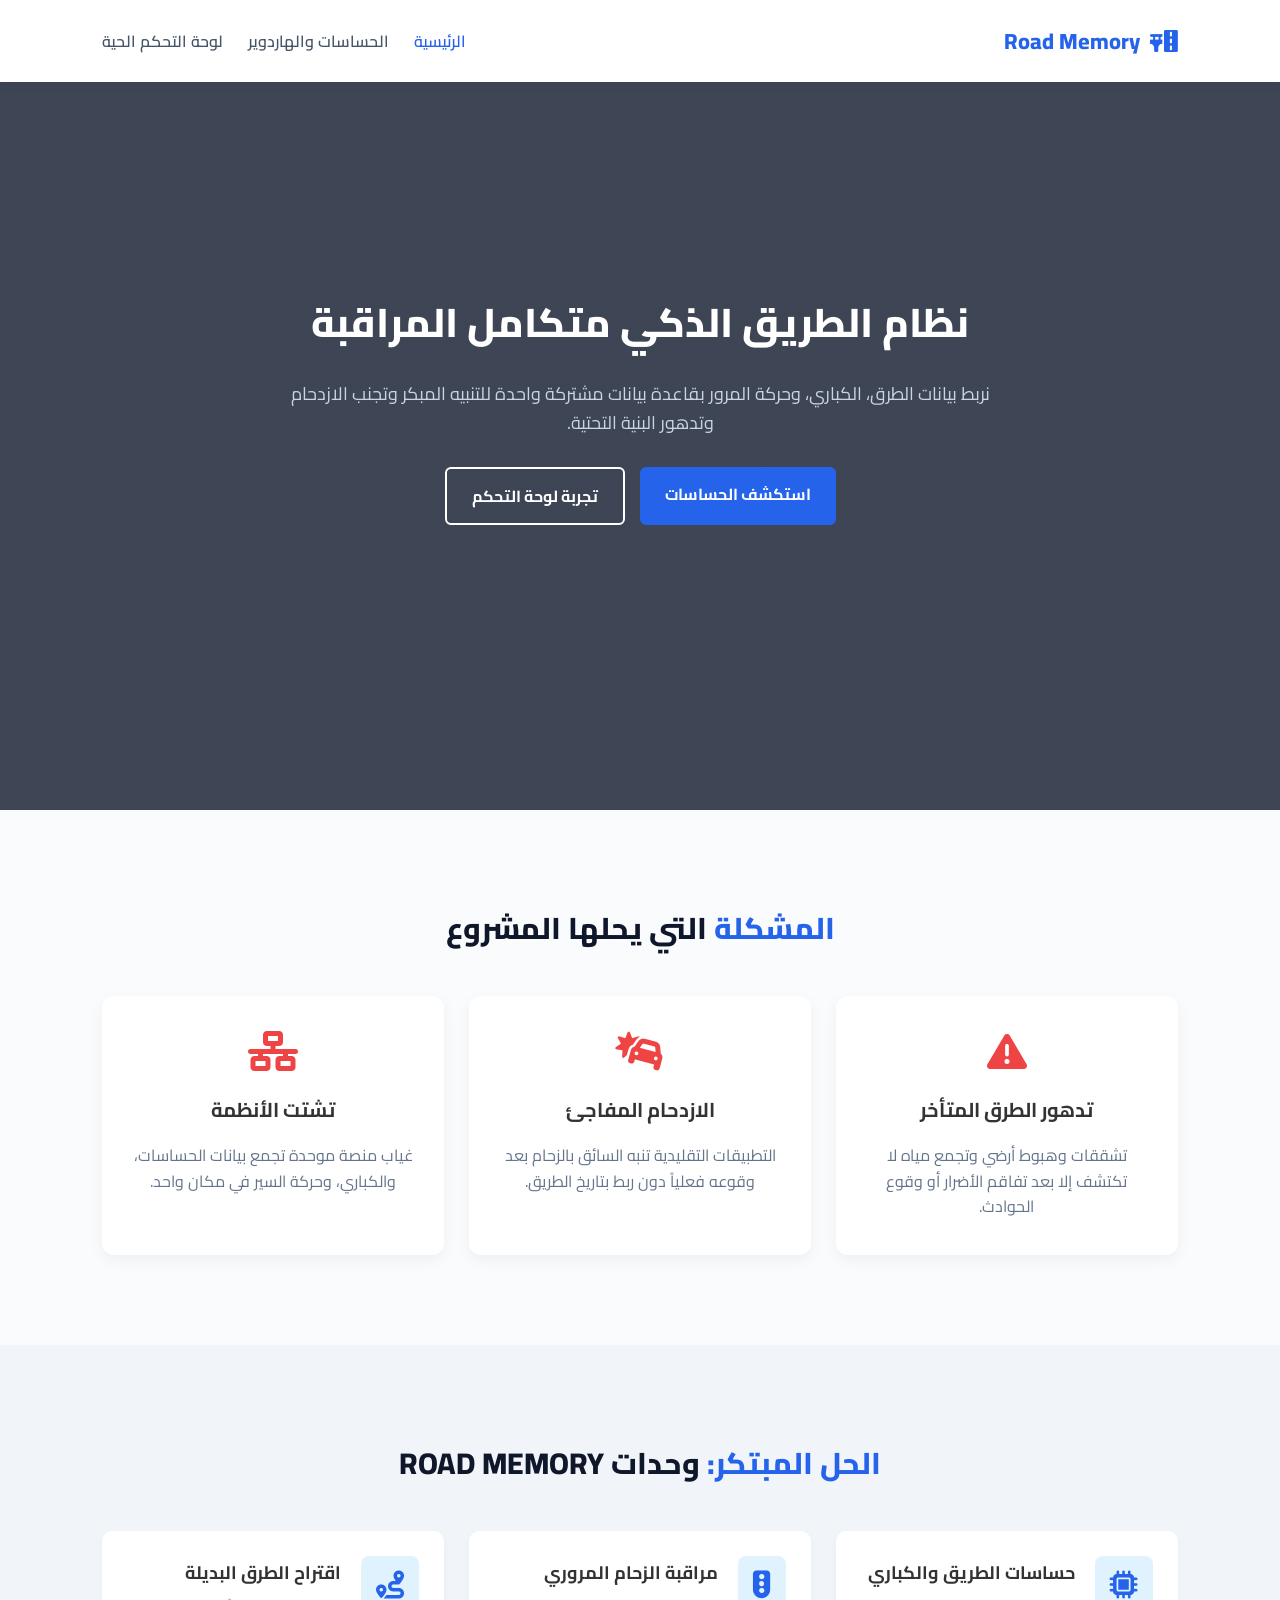
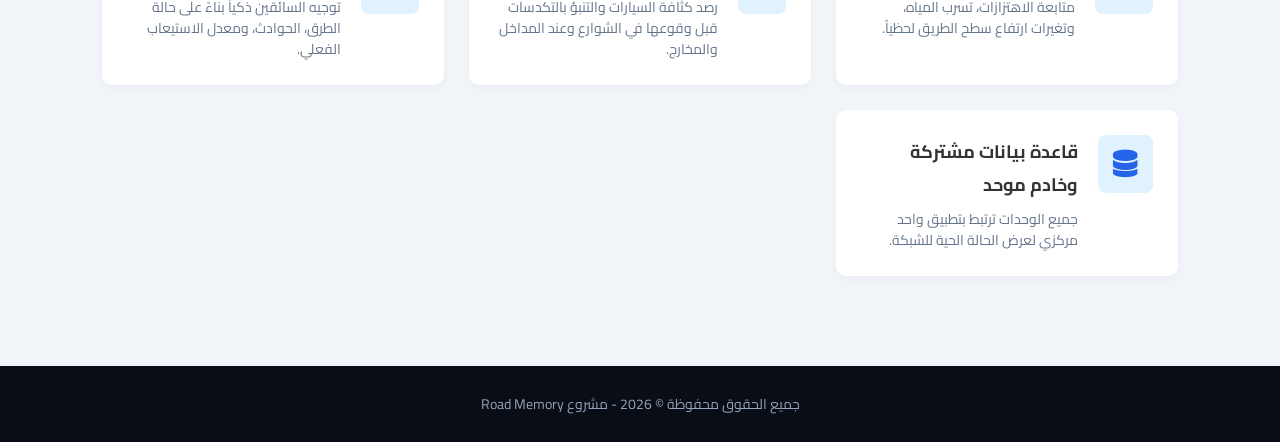
<file: index.html>
<!DOCTYPE html>
<html lang="ar" dir="rtl">
<head>
    <meta charset="UTF-8">
    <meta name="viewport" content="width=device-width, initial-scale=1.0">
    <title>Road Memory - الرئيسية</title>
    <link rel="stylesheet" href="style.css">
    <link href="https://fonts.googleapis.com/css2?family=Cairo:wght@300;400;600;700;800&display=swap" rel="stylesheet">
    <link rel="stylesheet" href="https://cdnjs.cloudflare.com/ajax/libs/font-awesome/6.4.0/css/all.min.css">
</head>
<body>

    <!-- شريط التنقل العلوي -->
    <header>
        <div class="logo">
            <i class="fa-solid fa-road-bridge"></i>
            <span>Road Memory</span>
        </div>
        <nav>
            <ul>
                <li><a href="index.html" class="active">الرئيسية</a></li>
                <li><a href="hardware.html">الحساسات والهاردوير</a></li>
                <li><a href="dashboard.html">لوحة التحكم الحية</a></li>
            </ul>
        </nav>
    </header>

    <!-- قسم الهيرو (Hero) -->
    <section class="hero">
        <div class="hero-content">
            <h1>نظام الطريق الذكي متكامل المراقبة</h1>
            <p>نربط بيانات الطرق، الكباري، وحركة المرور بقاعدة بيانات مشتركة واحدة للتنبيه المبكر وتجنب الازدحام وتدهور البنية التحتية.</p>
            <div class="hero-btns">
                <a href="hardware.html" class="btn primary">استكشف الحساسات</a>
                <a href="dashboard.html" class="btn secondary">تجربة لوحة التحكم</a>
            </div>
        </div>
    </section>

    <!-- قسم المشكلة -->
    <section class="section">
        <div class="container">
            <h2 class="section-title"><span>المشكلة</span> التي يحلها المشروع</h2>
            <div class="cards-grid">
                <div class="card">
                    <i class="fa-solid fa-triangle-exclamation"></i>
                    <h3>تدهور الطرق المتأخر</h3>
                    <p>تشققات وهبوط أرضي وتجمع مياه لا تكتشف إلا بعد تفاقم الأضرار أو وقوع الحوادث.</p>
                </div>
                <div class="card">
                    <i class="fa-solid fa-car-burst"></i>
                    <h3>الازدحام المفاجئ</h3>
                    <p>التطبيقات التقليدية تنبه السائق بالزحام بعد وقوعه فعلياً دون ربط بتاريخ الطريق.</p>
                </div>
                <div class="card">
                    <i class="fa-solid fa-network-wired"></i>
                    <h3>تشتت الأنظمة</h3>
                    <p>غياب منصة موحدة تجمع بيانات الحساسات، والكباري، وحركة السير في مكان واحد.</p>
                </div>
            </div>
        </div>
    </section>

    <!-- قسم الحل -->
    <section class="section bg-light">
        <div class="container">
            <h2 class="section-title"><span>الحل المبتكر:</span> وحدات ROAD MEMORY</h2>
            <div class="features-grid">
                <div class="feature-box">
                    <i class="fa-solid fa-microchip"></i>
                    <div>
                        <h3>حساسات الطريق والكباري</h3>
                        <p>متابعة الاهتزازات، تسرب المياه، وتغيرات ارتفاع سطح الطريق لحظياً.</p>
                    </div>
                </div>
                <div class="feature-box">
                    <i class="fa-solid fa-traffic-light"></i>
                    <div>
                        <h3>مراقبة الزحام المروري</h3>
                        <p>رصد كثافة السيارات والتنبؤ بالتكدسات قبل وقوعها في الشوارع وعند المداخل والمخارج.</p>
                    </div>
                </div>
                <div class="feature-box">
                    <i class="fa-solid fa-route"></i>
                    <div>
                        <h3>اقتراح الطرق البديلة</h3>
                        <p>توجيه السائقين ذكياً بناءً على حالة الطرق، الحوادث، ومعدل الاستيعاب الفعلي.</p>
                    </div>
                </div>
                <div class="feature-box">
                    <i class="fa-solid fa-database"></i>
                    <div>
                        <h3>قاعدة بيانات مشتركة وخادم موحد</h3>
                        <p>جميع الوحدات ترتبط بتطبيق واحد مركزي لعرض الحالة الحية للشبكة.</p>
                    </div>
                </div>
            </div>
        </div>
    </section>

    <footer>
        <p>جميع الحقوق محفوظة &copy; 2026 - مشروع Road Memory</p>
    </footer>

</body>
</html>
</file>
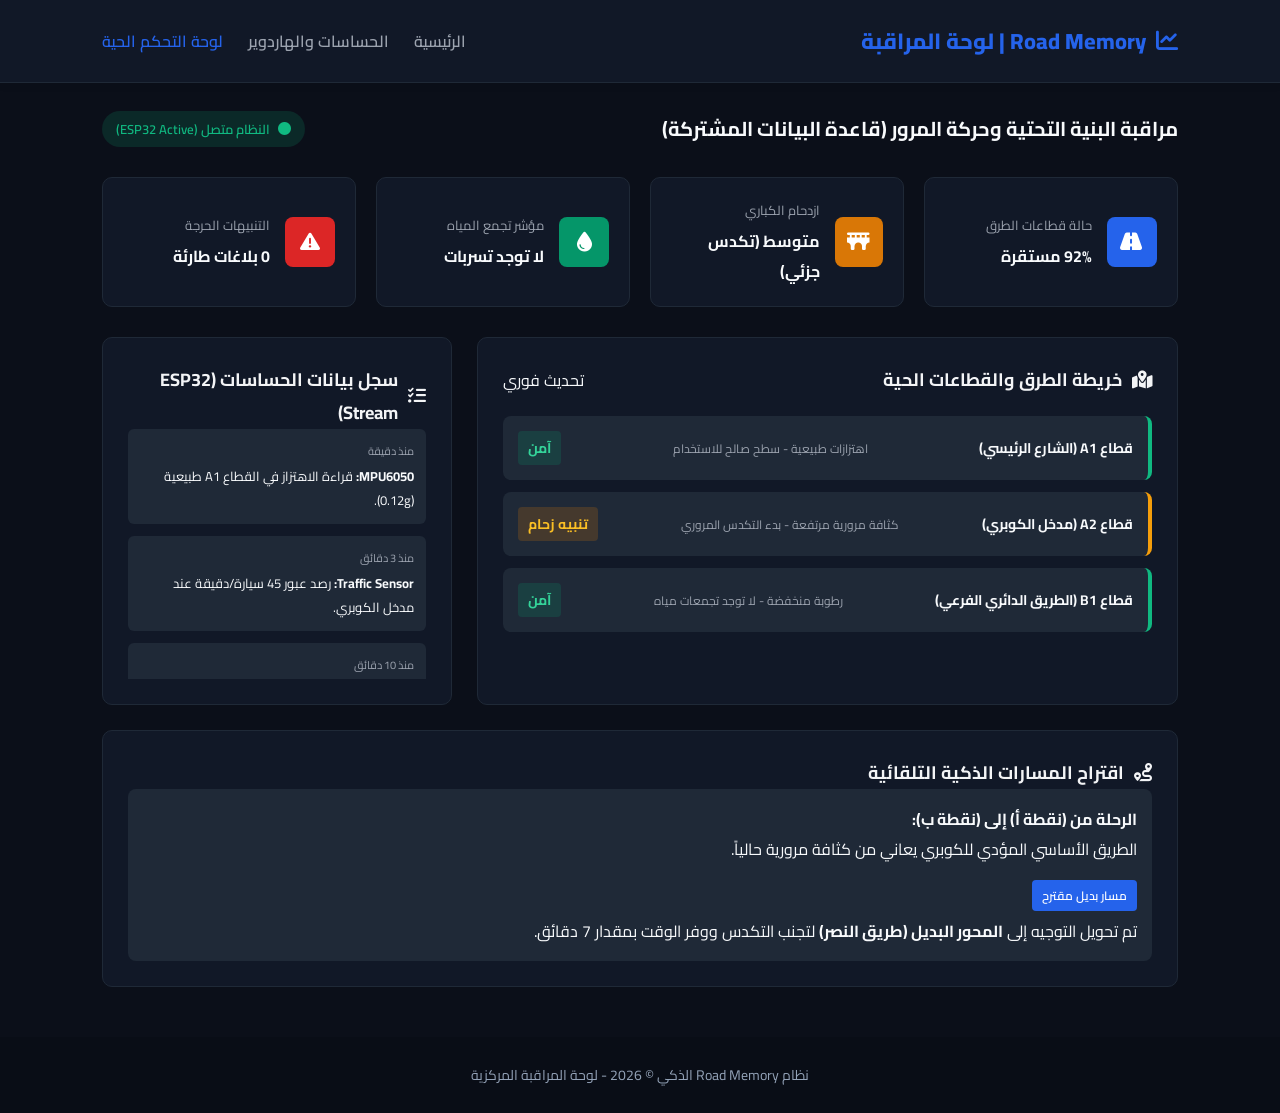
<file: dashboard.html>
<!DOCTYPE html>
<html lang="ar" dir="rtl">
<head>
    <meta charset="UTF-8">
    <meta name="viewport" content="width=device-width, initial-scale=1.0">
    <title>Road Memory - لوحة التحكم الحية</title>
    <link rel="stylesheet" href="style.css">
    <link href="https://fonts.googleapis.com/css2?family=Cairo:wght@300;400;600;700;800&display=swap" rel="stylesheet">
    <link rel="stylesheet" href="https://cdnjs.cloudflare.com/ajax/libs/font-awesome/6.4.0/css/all.min.css">
</head>
<body class="dashboard-body">

    <!-- شريط التنقل العلوي -->
    <header class="dashboard-header">
        <div class="logo">
            <i class="fa-solid fa-chart-line"></i>
            <span>Road Memory | لوحة المراقبة</span>
        </div>
        <nav>
            <ul>
                <li><a href="index.html">الرئيسية</a></li>
                <li><a href="hardware.html">الحساسات والهاردوير</a></li>
                <li><a href="dashboard.html" class="active">لوحة التحكم الحية</a></li>
            </ul>
        </nav>
    </header>

    <main class="dash-main-container">
        <div class="dash-top-bar">
            <h2>مراقبة البنية التحتية وحركة المرور (قاعدة البيانات المشتركة)</h2>
            <span class="live-badge"><i class="fa-solid fa-circle"></i> النظام متصل (ESP32 Active)</span>
        </div>

        <!-- الإحصائيات السريعة -->
        <div class="stats-grid">
            <div class="stat-card">
                <div class="stat-icon bg-blue"><i class="fa-solid fa-road"></i></div>
                <div>
                    <span>حالة قطاعات الطرق</span>
                    <h3>92% مستقرة</h3>
                </div>
            </div>
            <div class="stat-card">
                <div class="stat-icon bg-orange"><i class="fa-solid fa-bridge"></i></div>
                <div>
                    <span>ازدحام الكباري</span>
                    <h3>متوسط (تكدس جزئي)</h3>
                </div>
            </div>
            <div class="stat-card">
                <div class="stat-icon bg-green"><i class="fa-solid fa-droplet"></i></div>
                <div>
                    <span>مؤشر تجمع المياه</span>
                    <h3>لا توجد تسربات</h3>
                </div>
            </div>
            <div class="stat-card">
                <div class="stat-icon bg-red"><i class="fa-solid fa-triangle-exclamation"></i></div>
                <div>
                    <span>التنبيهات الحرجة</span>
                    <h3>0 بلاغات طارئة</h3>
                </div>
            </div>
        </div>

        <!-- الخريطة التفاعلية وسجل البيانات -->
        <div class="dash-content-grid">
            <div class="dash-panel-box">
                <div class="panel-header">
                    <h3><i class="fa-solid fa-map-location-dot"></i> خريطة الطرق والقطاعات الحية</h3>
                    <span class="refresh-time">تحديث فوري</span>
                </div>
                <div class="map-mockup">
                    <div class="route-node stable">
                        <span>قطاع A1 (الشارع الرئيسي)</span>
                        <p>اهتزازات طبيعية - سطح صالح للاستخدام</p>
                        <span class="badge-status green">آمن</span>
                    </div>
                    <div class="route-node warning">
                        <span>قطاع A2 (مدخل الكوبري)</span>
                        <p>كثافة مرورية مرتفعة - بدء التكدس المروري</p>
                        <span class="badge-status orange">تنبيه زحام</span>
                    </div>
                    <div class="route-node stable">
                        <span>قطاع B1 (الطريق الدائري الفرعي)</span>
                        <p>رطوبة منخفضة - لا توجد تجمعات مياه</p>
                        <span class="badge-status green">آمن</span>
                    </div>
                </div>
            </div>

            <div class="dash-panel-box">
                <h3><i class="fa-solid fa-list-check"></i> سجل بيانات الحساسات (ESP32 Stream)</h3>
                <div class="log-list">
                    <div class="log-item">
                        <span class="time">منذ دقيقة</span>
                        <p><strong>MPU6050:</strong> قراءة الاهتزاز في القطاع A1 طبيعية (0.12g).</p>
                    </div>
                    <div class="log-item">
                        <span class="time">منذ 3 دقائق</span>
                        <p><strong>Traffic Sensor:</strong> رصد عبور 45 سيارة/دقيقة عند مدخل الكوبري.</p>
                    </div>
                    <div class="log-item">
                        <span class="time">منذ 10 دقائق</span>
                        <p><strong>Moisture Sensor:</strong> جاف تماماً، النسبة 2%.</p>
                    </div>
                </div>
            </div>
        </div>

        <!-- مقترحات المسارات البديلة -->
        <div class="dash-panel-box alternative-routes-box">
            <h3><i class="fa-solid fa-route"></i> اقتراح المسارات الذكية التلقائية</h3>
            <div class="alt-route-card">
                <div class="route-info">
                    <h4>الرحلة من (نقطة أ) إلى (نقطة ب):</h4>
                    <p>الطريق الأساسي المؤدي للكوبري يعاني من كثافة مرورية حالياً.</p>
                </div>
                <div class="route-suggestion">
                    <span class="suggestion-tag">مسار بديل مقترح</span>
                    <p>تم تحويل التوجيه إلى <strong>المحور البديل (طريق النصر)</strong> لتجنب التكدس ووفر الوقت بمقدار 7 دقائق.</p>
                </div>
            </div>
        </div>
    </main>

    <footer>
        <p>نظام Road Memory الذكي &copy; 2026 - لوحة المراقبة المركزية</p>
    </footer>

</body>
</html>
</file>
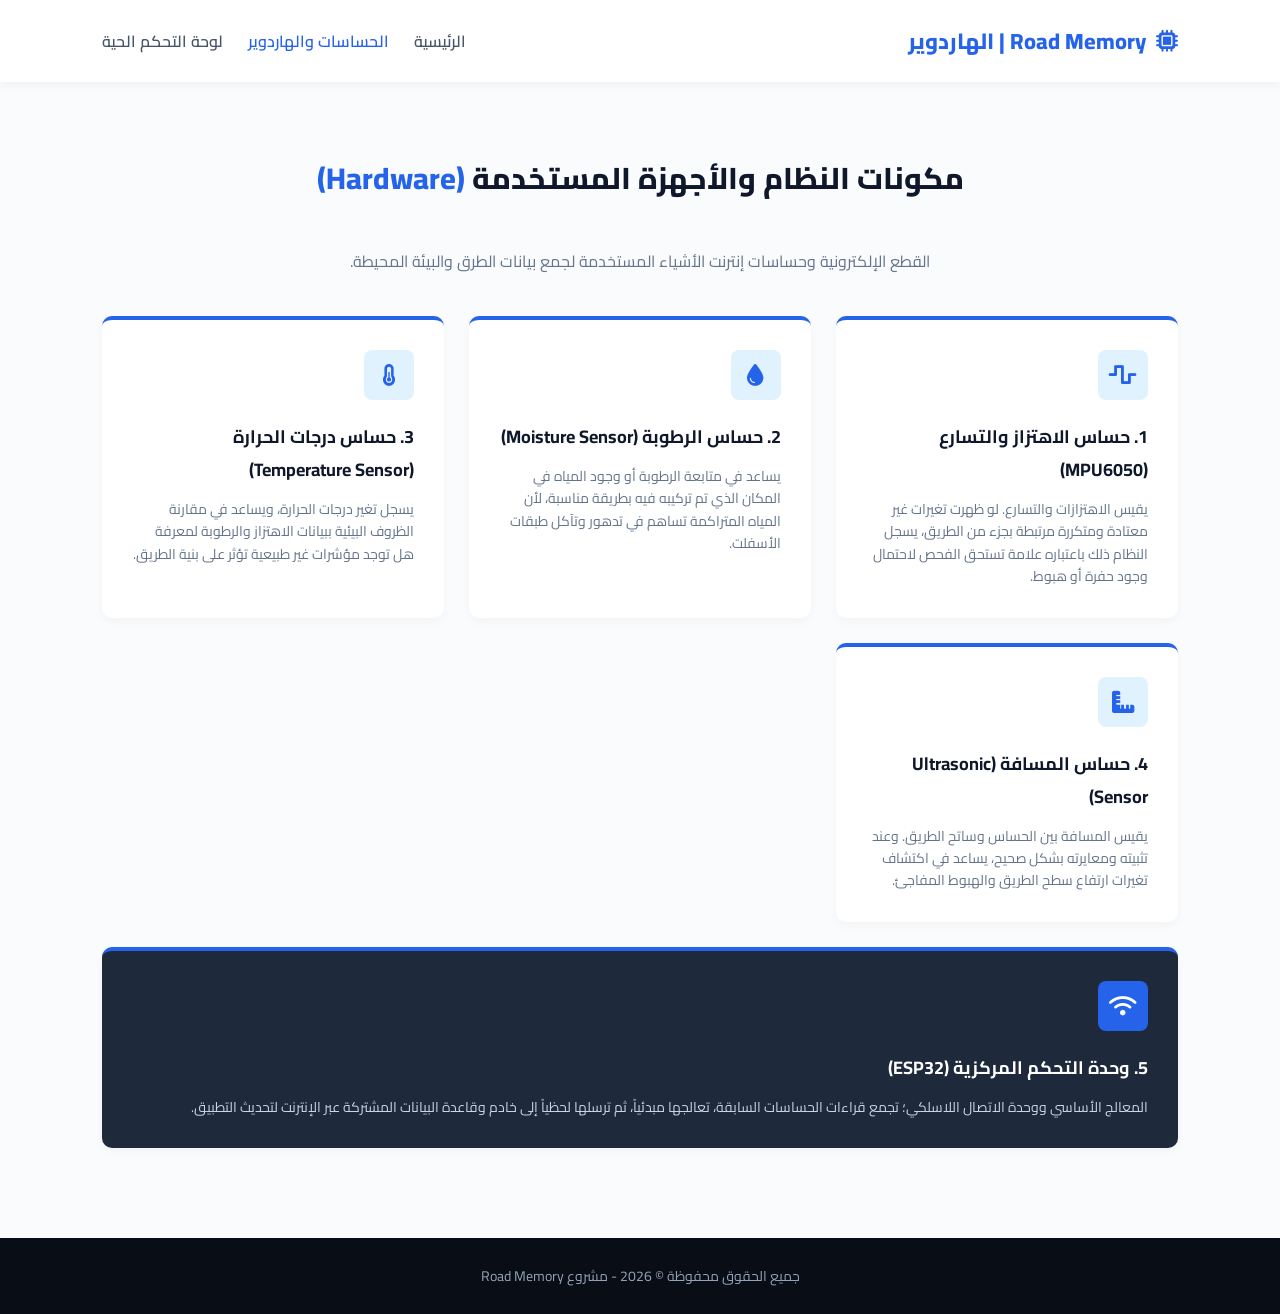
<file: hardware.html>
<!DOCTYPE html>
<html lang="ar" dir="rtl">
<head>
    <meta charset="UTF-8">
    <meta name="viewport" content="width=device-width, initial-scale=1.0">
    <title>Road Memory - الحساسات والهاردوير</title>
    <link rel="stylesheet" href="style.css">
    <link href="https://fonts.googleapis.com/css2?family=Cairo:wght@300;400;600;700;800&display=swap" rel="stylesheet">
    <link rel="stylesheet" href="https://cdnjs.cloudflare.com/ajax/libs/font-awesome/6.4.0/css/all.min.css">
</head>
<body>

    <!-- شريط التنقل العلوي -->
    <header>
        <div class="logo">
            <i class="fa-solid fa-microchip"></i>
            <span>Road Memory | الهاردوير</span>
        </div>
        <nav>
            <ul>
                <li><a href="index.html">الرئيسية</a></li>
                <li><a href="hardware.html" class="active">الحساسات والهاردوير</a></li>
                <li><a href="dashboard.html">لوحة التحكم الحية</a></li>
            </ul>
        </nav>
    </header>

    <!-- محتوى صفحة الهاردوير -->
    <section class="section" style="margin-top: 60px;">
        <div class="container">
            <h2 class="section-title">مكونات النظام والأجهزة المستخدمة <span>(Hardware)</span></h2>
            <p style="text-align: center; color: #64748b; margin-bottom: 40px;">القطع الإلكترونية وحساسات إنترنت الأشياء المستخدمة لجمع بيانات الطرق والبيئة المحيطة.</p>
            
            <div class="hardware-grid">
                <div class="hw-card">
                    <div class="hw-icon"><i class="fa-solid fa-wave-square"></i></div>
                    <h3>1. حساس الاهتزاز والتسارع (MPU6050)</h3>
                    <p>يقيس الاهتزازات والتسارع. لو ظهرت تغيرات غير معتادة ومتكررة مرتبطة بجزء من الطريق، يسجل النظام ذلك باعتباره علامة تستحق الفحص لاحتمال وجود حفرة أو هبوط.</p>
                </div>

                <div class="hw-card">
                    <div class="hw-icon"><i class="fa-solid fa-droplet"></i></div>
                    <h3>2. حساس الرطوبة (Moisture Sensor)</h3>
                    <p>يساعد في متابعة الرطوبة أو وجود المياه في المكان الذي تم تركيبه فيه بطريقة مناسبة، لأن المياه المتراكمة تساهم في تدهور وتآكل طبقات الأسفلت.</p>
                </div>

                <div class="hw-card">
                    <div class="hw-icon"><i class="fa-solid fa-temperature-half"></i></div>
                    <h3>3. حساس درجات الحرارة (Temperature Sensor)</h3>
                    <p>يسجل تغير درجات الحرارة، ويساعد في مقارنة الظروف البيئية ببيانات الاهتزاز والرطوبة لمعرفة هل توجد مؤشرات غير طبيعية تؤثر على بنية الطريق.</p>
                </div>

                <div class="hw-card">
                    <div class="hw-icon"><i class="fa-solid fa-ruler-combined"></i></div>
                    <h3>4. حساس المسافة (Ultrasonic Sensor)</h3>
                    <p>يقيس المسافة بين الحساس وساتح الطريق. وعند تثبيته ومعايرته بشكل صحيح، يساعد في اكتشاف تغيرات ارتفاع سطح الطريق والهبوط المفاجئ.</p>
                </div>

                <div class="hw-card" style="grid-column: 1 / -1; background: #1e293b; color: #fff;">
                    <div class="hw-icon" style="background: #2563eb; color: #fff;"><i class="fa-solid fa-wifi"></i></div>
                    <h3 style="color: #fff;">5. وحدة التحكم المركزية (ESP32)</h3>
                    <p style="color: #cbd5e1;">المعالج الأساسي ووحدة الاتصال اللاسلكي؛ تجمع قراءات الحساسات السابقة، تعالجها مبدئياً، ثم ترسلها لحظياً إلى خادم وقاعدة البيانات المشتركة عبر الإنترنت لتحديث التطبيق.</p>
                </div>
            </div>
        </div>
    </section>

    <footer>
        <p>جميع الحقوق محفوظة &copy; 2026 - مشروع Road Memory</p>
    </footer>

</body>
</html>
</file>
<file: style.css>
/* إعدادات عامة وتنسيق الخطوط */
* {
    margin: 0;
    padding: 0;
    box-sizing: border-box;
    font-family: 'Cairo', sans-serif;
    scroll-behavior: smooth;
}

body {
    background-color: #f9fbfd;
    color: #333;
    direction: rtl;
    text-align: right;
}

:root {
    --primary-color: #2563eb;
    --secondary-color: #1e40af;
    --dark-color: #0f172a;
    --light-bg: #f1f5f9;
    --success-color: #10b981;
    --warning-color: #f59e0b;
    --danger-color: #ef4444;
}

/* شريط التنقل العلوي */
header {
    background-color: #ffffff;
    display: flex;
    justify-content: space-between;
    align-items: center;
    padding: 20px 8%;
    box-shadow: 0 2px 10px rgba(0,0,0,0.05);
    position: fixed;
    top: 0;
    left: 0;
    width: 100%;
    z-index: 1000;
}

.logo {
    display: flex;
    align-items: center;
    gap: 10px;
    font-size: 22px;
    font-weight: 800;
    color: var(--primary-color);
}

nav ul {
    list-style: none;
    display: flex;
    align-items: center;
    gap: 25px;
}

nav ul li a {
    text-decoration: none;
    color: #475569;
    font-weight: 600;
    transition: 0.3s;
}

nav ul li a:hover,
nav ul li a.active {
    color: var(--primary-color);
}

/* القسم الرئيسي (Hero) */
.hero {
    height: 90vh;
    background: linear-gradient(rgba(15, 23, 42, 0.8), rgba(15, 23, 42, 0.8)), url('https://images.unsplash.com/photo-1506744038136-46273834b3fb?auto=format&fit=crop&w=1920&q=80') center/cover no-repeat;
    display: flex;
    align-items: center;
    justify-content: center;
    text-align: center;
    color: #fff;
    padding: 0 20px;
}

.hero-content h1 {
    font-size: 40px;
    margin-bottom: 20px;
    font-weight: 800;
}

.hero-content p {
    font-size: 18px;
    max-width: 700px;
    margin: 0 auto 30px;
    color: #cbd5e1;
    line-height: 1.6;
}

.hero-btns {
    display: flex;
    gap: 15px;
    justify-content: center;
}

.btn {
    padding: 12px 25px;
    border-radius: 6px;
    font-weight: 700;
    text-decoration: none;
    transition: 0.3s;
}

.btn.primary {
    background-color: var(--primary-color);
    color: #fff;
}

.btn.primary:hover {
    background-color: var(--secondary-color);
}

.btn.secondary {
    background-color: transparent;
    color: #fff;
    border: 2px solid #fff;
}

.btn.secondary:hover {
    background-color: #fff;
    color: var(--dark-color);
}

/* تنسيق الأقسام العام */
.section {
    padding: 90px 8%;
}

.bg-light {
    background-color: var(--light-bg);
}

.section-title {
    text-align: center;
    font-size: 30px;
    margin-bottom: 40px;
    font-weight: 800;
    color: var(--dark-color);
}

.section-title span {
    color: var(--primary-color);
}

/* بطاقات المشكلة */
.cards-grid {
    display: grid;
    grid-template-columns: repeat(auto-fit, minmax(280px, 1fr));
    gap: 25px;
}

.card {
    background: #fff;
    padding: 35px 25px;
    border-radius: 12px;
    box-shadow: 0 5px 15px rgba(0,0,0,0.05);
    text-align: center;
}

.card i {
    font-size: 40px;
    color: var(--danger-color);
    margin-bottom: 20px;
}

.card h3 {
    margin-bottom: 15px;
    font-size: 20px;
}

.card p {
    color: #64748b;
    line-height: 1.6;
}

/* مميزات الحل */
.features-grid {
    display: grid;
    grid-template-columns: repeat(auto-fit, minmax(300px, 1fr));
    gap: 25px;
}

.feature-box {
    background: #fff;
    padding: 25px;
    border-radius: 10px;
    display: flex;
    align-items: flex-start;
    gap: 20px;
    box-shadow: 0 3px 10px rgba(0,0,0,0.03);
}

.feature-box i {
    font-size: 28px;
    color: var(--primary-color);
    background: #e0f2fe;
    padding: 15px;
    border-radius: 8px;
}

.feature-box h3 {
    margin-bottom: 8px;
    font-size: 18px;
}

.feature-box p {
    color: #64748b;
    font-size: 14px;
    line-height: 1.5;
}

/* صفحة الهاردوير */
.hardware-grid {
    display: grid;
    grid-template-columns: repeat(auto-fit, minmax(280px, 1fr));
    gap: 25px;
}

.hw-card {
    background: #fff;
    padding: 30px;
    border-radius: 10px;
    box-shadow: 0 4px 10px rgba(0,0,0,0.03);
    border-top: 4px solid var(--primary-color);
}

.hw-icon {
    width: 50px;
    height: 50px;
    background: #e0f2fe;
    color: var(--primary-color);
    border-radius: 8px;
    display: flex;
    align-items: center;
    justify-content: center;
    font-size: 22px;
    margin-bottom: 20px;
}

.hw-card h3 {
    font-size: 18px;
    margin-bottom: 12px;
    color: var(--dark-color);
}

.hw-card p {
    color: #64748b;
    font-size: 14px;
    line-height: 1.6;
}

/* لوحة التحكم */
.dashboard-body {
    background-color: #0b0f19;
    color: #f8fafc;
}

.dashboard-header {
    background-color: #111827;
    border-bottom: 1px solid #1f2937;
}

.dashboard-header nav ul li a {
    color: #9ca3af;
}

.dashboard-header nav ul li a:hover,
.dashboard-header nav ul li a.active {
    color: var(--primary-color);
}

.dash-main-container {
    padding: 110px 8% 50px 8%;
}

.dash-top-bar {
    display: flex;
    justify-content: space-between;
    align-items: center;
    margin-bottom: 30px;
    flex-wrap: wrap;
    gap: 15px;
}

.dash-top-bar h2 {
    font-size: 20px;
}

.live-badge {
    background: rgba(16, 185, 129, 0.15);
    color: var(--success-color);
    padding: 6px 14px;
    border-radius: 20px;
    font-size: 13px;
    font-weight: 600;
    display: flex;
    align-items: center;
    gap: 8px;
}

.stats-grid {
    display: grid;
    grid-template-columns: repeat(auto-fit, minmax(220px, 1fr));
    gap: 20px;
    margin-bottom: 30px;
}

.stat-card {
    background: #111827;
    border: 1px solid #1f2937;
    padding: 20px;
    border-radius: 10px;
    display: flex;
    align-items: center;
    gap: 15px;
}

.stat-icon {
    width: 50px;
    height: 50px;
    border-radius: 8px;
    display: flex;
    align-items: center;
    justify-content: center;
    font-size: 20px;
    color: #fff;
}

.bg-blue { background-color: #2563eb; }
.bg-orange { background-color: #d97706; }
.bg-green { background-color: #059669; }
.bg-red { background-color: #dc2626; }

.stat-card span {
    color: #9ca3af;
    font-size: 13px;
    display: block;
    margin-bottom: 4px;
}

.stat-card h3 {
    font-size: 16px;
}

.dash-content-grid {
    display: grid;
    grid-template-columns: 2fr 1fr;
    gap: 25px;
    margin-bottom: 25px;
}

@media (max-width: 900px) {
    .dash-content-grid {
        grid-template-columns: 1fr;
    }
}

.dash-panel-box {
    background: #111827;
    border: 1px solid #1f2937;
    padding: 25px;
    border-radius: 10px;
}

.panel-header {
    display: flex;
    justify-content: space-between;
    align-items: center;
    margin-bottom: 20px;
}

.dash-panel-box h3 {
    font-size: 18px;
    color: #f3f4f6;
    display: flex;
    align-items: center;
    gap: 10px;
}

.map-mockup {
    display: flex;
    flex-direction: column;
    gap: 12px;
}

.route-node {
    background: #1f2937;
    padding: 15px;
    border-radius: 8px;
    display: flex;
    justify-content: space-between;
    align-items: center;
    border-right: 4px solid #6b7280;
}

.route-node.stable { border-right-color: var(--success-color); }
.route-node.warning { border-right-color: var(--warning-color); }

.route-node span {
    font-weight: 700;
    font-size: 14px;
}

.route-node p {
    color: #9ca3af;
    font-size: 12px;
}

.badge-status {
    padding: 4px 10px;
    border-radius: 4px;
    font-size: 12px;
    font-weight: 600;
}

.badge-status.green { background: rgba(5, 150, 105, 0.2); color: #34d399; }
.badge-status.orange { background: rgba(217, 119, 6, 0.2); color: #fbbf24; }

.log-list {
    display: flex;
    flex-direction: column;
    gap: 12px;
    max-height: 250px;
    overflow-y: auto;
}

.log-item {
    background: #1f2937;
    padding: 12px;
    border-radius: 6px;
    font-size: 13px;
}

.log-item .time {
    color: #9ca3af;
    font-size: 11px;
    display: block;
    margin-bottom: 3px;
}

.alt-route-card {
    background: #1f2937;
    padding: 15px;
    border-radius: 8px;
    display: flex;
    justify-content: space-between;
    align-items: center;
    flex-wrap: wrap;
    gap: 15px;
}

.suggestion-tag {
    background: #2563eb;
    color: #fff;
    padding: 4px 10px;
    border-radius: 4px;
    font-size: 12px;
    font-weight: 600;
    display: inline-block;
    margin-bottom: 5px;
}

/* التذييل */
footer {
    background-color: #090d16;
    color: #94a3b8;
    text-align: center;
    padding: 25px;
    font-size: 14px;
    margin-top: auto;
}
/* ========================================================== */
/*           تعديلات الاستجابة للهواتف المحمولة (Media Queries) */
/* ========================================================== */

/* أجهزة التابلت والشاشات المتوسطة (Less than 992px) */
@media (max-width: 992px) {
    header {
        padding: 15px 5%;
    }

    .hero-content h1 {
        font-size: 32px;
    }

    .hero-content p {
        font-size: 16px;
    }

    .section {
        padding: 60px 5%;
    }

    .dash-main-container {
        padding: 100px 5% 30px 5%;
    }
}

/* الهواتف المحمولة (Less than 768px) */
@media (max-width: 768px) {
    /* 1. تخصيص شريط التنقل العلوي للهواتف */
    header {
        flex-direction: column;
        gap: 12px;
        padding: 12px 20px;
        position: fixed;
    }

    nav ul {
        gap: 15px;
        font-size: 14px;
        justify-content: center;
        flex-wrap: wrap;
    }

    /* 2. قسم الهيرو والترحيب */
    .hero {
        height: 100vh;
        padding-top: 80px; /* لتعويض طول الـ Header بعد أن أصبح عمودياً */
    }

    .hero-content h1 {
        font-size: 26px;
        line-height: 1.4;
    }

    .hero-content p {
        font-size: 14px;
    }

    .hero-btns {
        flex-direction: column;
        gap: 10px;
    }

    .hero-btns .btn {
        width: 100%;
        text-align: center;
    }

    /* 3. العناوين الرئيسية للأقسام */
    .section-title {
        font-size: 24px;
        margin-bottom: 30px;
    }

    /* 4. تحويل الشبكات والبطاقات إلى عمود واحد */
    .cards-grid,
    .features-grid,
    .hardware-grid,
    .stats-grid {
        grid-template-columns: 1fr;
        gap: 15px;
    }

    .feature-box {
        flex-direction: column;
        align-items: center;
        text-align: center;
    }

    .feature-box i {
        margin-bottom: 5px;
    }

    /* 5. لوحة التحكم الحية للهواتف */
    .dash-top-bar {
        flex-direction: column;
        align-items: flex-start;
        gap: 10px;
    }

    .dash-top-bar h2 {
        font-size: 16px;
    }

    .dash-content-grid {
        grid-template-columns: 1fr;
    }

    .route-node {
        flex-direction: column;
        align-items: flex-start;
        gap: 8px;
    }

    .alt-route-card {
        flex-direction: column;
        align-items: flex-start;
    }
}

/* الهواتف الذكية الصغيرة جداً (Less than 480px) */
@media (max-width: 480px) {
    .logo {
        font-size: 18px;
    }

    nav ul {
        gap: 10px;
        font-size: 12px;
    }

    .hero-content h1 {
        font-size: 22px;
    }

    .card, .hw-card, .dash-panel-box {
        padding: 20px 15px;
    }
}
</file>
